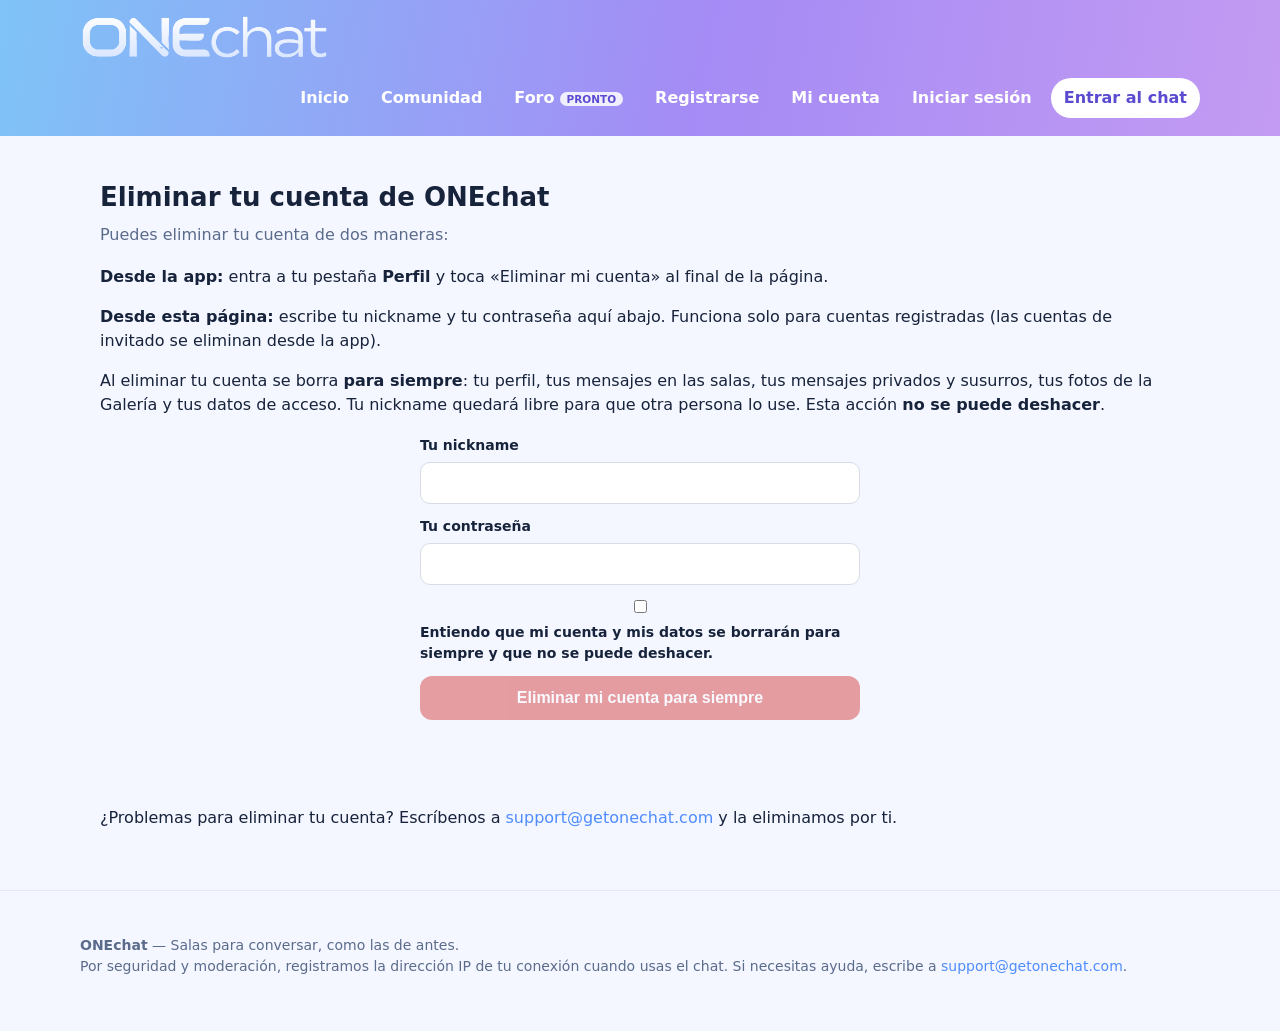
<file: eliminar-cuenta.html>
<!DOCTYPE html>
<html lang="es">
<head>
<meta charset="utf-8">
<meta name="viewport" content="width=device-width, initial-scale=1">
<title>Eliminar tu cuenta — ONEchat</title>
<meta name="description" content="Elimina tu cuenta de ONEchat y todos tus datos: perfil, mensajes, fotos de la Galería y conversaciones. Desde la app o desde esta página.">
<meta name="robots" content="noindex, follow">
<link rel="canonical" href="https://getonechat.com/eliminar-cuenta.html">
<link rel="icon" href="assets/logo_onechat.jpg">
<link rel="stylesheet" href="assets/site.css">
<style>
  .del-form { max-width: 440px; margin: 18px auto 0; display: grid; gap: 12px; }
  .del-form label { font-weight: 600; font-size: 14px; display: grid; gap: 6px; }
  .del-form input[type="text"], .del-form input[type="password"] {
    padding: 11px 13px; border: 1px solid var(--line, #d8dce6); border-radius: 10px;
    font-size: 16px; background: #fff; color: #17233b;
  }
  .del-check { display: flex; gap: 9px; align-items: flex-start; font-size: 14px; font-weight: 400; }
  .del-btn {
    padding: 13px; border: 0; border-radius: 12px; font-size: 16px; font-weight: 700;
    background: #d32f2f; color: #fff; cursor: pointer;
  }
  .del-btn:disabled { opacity: .45; cursor: not-allowed; }
  .del-msg { min-height: 22px; font-size: 15px; text-align: center; }
  .del-msg.ok { color: #0a7a5c; font-weight: 700; }
  .del-msg.err { color: #c62828; font-weight: 600; }
</style>
</head>
<body>

<header class="topbar">
  <div class="topbar-in">
    <a href="./"><img class="logo" src="assets/logo_letras.png" alt="ONEchat"></a>
    <nav class="main">
      <a href="./">Inicio</a>
      <a href="comunidad.html">Comunidad</a>
      <a href="comunidad.html">Foro<span class="badge-soon">PRONTO</span></a>
      <a href="registro.html">Registrarse</a>
      <a href="cuenta.html">Mi cuenta</a>
      <a href="cuenta.html" data-account-link>Iniciar sesión</a>
      <a href="chat/" class="cta">Entrar al chat</a>
    </nav>
  </div>
</header>

<main class="wrap">
  <section class="block">
    <h2>Eliminar tu cuenta de ONEchat</h2>
    <p class="sub">Puedes eliminar tu cuenta de dos maneras:</p>
    <p><strong>Desde la app:</strong> entra a tu pestaña <strong>Perfil</strong> y toca
    «Eliminar mi cuenta» al final de la página.</p>
    <p><strong>Desde esta página:</strong> escribe tu nickname y tu contraseña aquí abajo.
    Funciona solo para cuentas registradas (las cuentas de invitado se eliminan desde la app).</p>
    <p>Al eliminar tu cuenta se borra <strong>para siempre</strong>: tu perfil, tus mensajes
    en las salas, tus mensajes privados y susurros, tus fotos de la Galería y tus datos de
    acceso. Tu nickname quedará libre para que otra persona lo use. Esta acción
    <strong>no se puede deshacer</strong>.</p>

    <form class="del-form" id="delForm">
      <label>Tu nickname
        <input type="text" id="delNick" autocomplete="username" required maxlength="24">
      </label>
      <label>Tu contraseña
        <input type="password" id="delPass" autocomplete="current-password" required>
      </label>
      <label class="del-check">
        <input type="checkbox" id="delSure">
        <span>Entiendo que mi cuenta y mis datos se borrarán para siempre y que no se puede deshacer.</span>
      </label>
      <button class="del-btn" id="delBtn" type="submit" disabled>Eliminar mi cuenta para siempre</button>
      <p class="del-msg" id="delMsg"></p>
    </form>

    <p style="margin-top:22px">¿Problemas para eliminar tu cuenta? Escríbenos a
    <a href="mailto:support@getonechat.com">support@getonechat.com</a> y la eliminamos por ti.</p>
  </section>
</main>

<footer>
  <div class="wrap" style="padding:0">
    <p><strong>ONEchat</strong> — Salas para conversar, como las de antes.<br>
    Por seguridad y moderación, registramos la dirección IP de tu conexión cuando usas el chat.
    Si necesitas ayuda, escribe a <a href="mailto:support@getonechat.com">support@getonechat.com</a>.</p>
  </div>
</footer>

<script>
  const sure = document.getElementById("delSure");
  const btn = document.getElementById("delBtn");
  const msg = document.getElementById("delMsg");
  sure.addEventListener("change", () => { btn.disabled = !sure.checked; });
  document.getElementById("delForm").addEventListener("submit", async (e) => {
    e.preventDefault();
    const nickname = document.getElementById("delNick").value.trim();
    const password = document.getElementById("delPass").value;
    if (!nickname || !password) return;
    if (!confirm("¿Seguro? Tu cuenta de ONEchat se eliminará para siempre.")) return;
    btn.disabled = true;
    msg.className = "del-msg";
    msg.textContent = "Eliminando…";
    try {
      const res = await fetch("https://jsdyoqmgdkqlkucebjmt.supabase.co/functions/v1/delete-account", {
        method: "POST",
        headers: {
          "Content-Type": "application/json",
          "apikey": "sb_publishable_FE28e094cucvLYdDFlnxKQ_dxlKjXO-",
          "Authorization": "Bearer sb_publishable_FE28e094cucvLYdDFlnxKQ_dxlKjXO-"
        },
        body: JSON.stringify({ nickname, password })
      });
      const data = await res.json().catch(() => ({}));
      if (res.ok && data.ok) {
        msg.className = "del-msg ok";
        msg.textContent = "Tu cuenta fue eliminada. Gracias por haber estado en ONEchat.";
        document.getElementById("delForm").reset();
      } else if (data.error === "invalid_credentials") {
        msg.className = "del-msg err";
        msg.textContent = "Nickname o contraseña incorrectos. Revisa los datos e inténtalo de nuevo.";
        btn.disabled = false;
      } else {
        msg.className = "del-msg err";
        msg.textContent = "No se pudo eliminar la cuenta. Inténtalo de nuevo o escríbenos a support@getonechat.com.";
        btn.disabled = false;
      }
    } catch (err) {
      msg.className = "del-msg err";
      msg.textContent = "No se pudo contactar el servidor. Inténtalo de nuevo.";
      btn.disabled = false;
    }
  });
</script>

</body>
</html>
</file>
<file: assets/site.css>
/* ONEchat — sitio oficial. Diseño mezcla A+C:
   base luminosa (A) + chat oscuro en vivo como héroe (C). */
:root {
  --ink: #17233b;
  --muted: #5b6b8c;
  --bg: #f4f7ff;
  --card: #ffffff;
  --turq: #00c2a8;
  --blue: #4f8cff;
  --grad: linear-gradient(100deg, #7ec3f7 0%, #a58bf5 55%, #c39bf2 100%);
  --dark: #121212;
  --radius: 18px;
  --shadow: 0 10px 30px rgba(38, 60, 120, 0.10);
}
* { box-sizing: border-box; }
html { scroll-behavior: smooth; }
body {
  margin: 0;
  font-family: "Segoe UI", system-ui, -apple-system, Roboto, sans-serif;
  background: var(--bg);
  color: var(--ink);
  line-height: 1.5;
}
a { color: var(--blue); text-decoration: none; }
a:hover { text-decoration: underline; }

/* ---------- cabecera ---------- */
.topbar {
  background: var(--grad);
  padding: 14px 20px 18px;
  color: #fff;
}
.topbar-in {
  max-width: 1120px; margin: 0 auto;
  display: flex; align-items: center; gap: 18px; flex-wrap: wrap;
}
.logo { height: 46px; border-radius: 10px; display: block; }
nav.main { margin-left: auto; display: flex; gap: 6px; flex-wrap: wrap; }
nav.main a {
  color: #fff; font-weight: 600; padding: 8px 13px; border-radius: 999px;
}
nav.main a:hover { background: rgba(255,255,255,.22); text-decoration: none; }
nav.main a.cta { background: #fff; color: #5a4bd1; }
.badge-soon {
  font-size: 10.5px; background: rgba(255,255,255,.85); color: #5a4bd1;
  border-radius: 999px; padding: 1px 7px; margin-left: 5px; font-weight: 700;
}

.wrap { max-width: 1120px; margin: 0 auto; padding: 0 20px; }

/* ---------- héroe (mezcla A+C) ---------- */
.hero {
  display: grid; grid-template-columns: 1fr 1.15fr; gap: 26px;
  align-items: stretch; margin: 28px auto 8px;
}
.hero-copy { padding: 18px 6px; }
.hero-copy h1 { font-size: 40px; line-height: 1.12; margin: 6px 0 12px; }
.hero-copy h1 .hl { color: var(--turq); }
.hero-copy p { color: var(--muted); font-size: 17.5px; max-width: 46ch; }
.btn {
  display: inline-block; border: 0; cursor: pointer;
  background: var(--turq); color: #fff; font-weight: 700;
  padding: 13px 24px; border-radius: 999px; font-size: 16px;
  box-shadow: var(--shadow);
}
.btn:hover { filter: brightness(1.05); text-decoration: none; }
.btn.ghost { background: #fff; color: var(--ink); border: 1.5px solid #d8e0f2; }
.presence {
  margin-top: 18px; display: flex; gap: 10px; flex-wrap: wrap;
  color: var(--muted); font-size: 14.5px; align-items: center;
}
.dot { width: 9px; height: 9px; border-radius: 50%; background: var(--turq);
  display: inline-block; box-shadow: 0 0 0 4px rgba(0,194,168,.18); }

.chatbox {
  background: var(--dark); border-radius: 22px; overflow: hidden;
  box-shadow: 0 24px 50px rgba(10, 16, 40, .35);
  display: flex; flex-direction: column; min-height: 520px;
}
.chatbox-head {
  display: flex; align-items: center; gap: 10px;
  padding: 12px 16px; color: #fff; background: #1b1b1f;
  font-weight: 600; font-size: 14.5px;
}
.chatbox-head .live {
  margin-left: auto; color: #ff7a7a; font-size: 12px; font-weight: 700;
  letter-spacing: .08em;
}
.chatbox iframe { flex: 1; width: 100%; border: 0; min-height: 460px; background: var(--dark); }

/* ---------- secciones ---------- */
section.block { margin: 42px auto; }
section.block h2 { font-size: 26px; margin: 0 0 6px; }
section.block .sub { color: var(--muted); margin: 0 0 18px; }
.chips { display: flex; flex-wrap: wrap; gap: 8px; }
.chip {
  background: var(--card); border: 1.5px solid #e1e8f8; color: var(--ink);
  padding: 8px 14px; border-radius: 999px; font-weight: 600; font-size: 14px;
}
.chip:hover { border-color: var(--turq); text-decoration: none; }
.grid { display: grid; grid-template-columns: repeat(auto-fill, minmax(215px, 1fr)); gap: 16px; }
.ucard {
  background: var(--card); border-radius: var(--radius); box-shadow: var(--shadow);
  padding: 18px; text-align: center; color: var(--ink);
}
.ucard:hover { text-decoration: none; transform: translateY(-2px); }
.avatar {
  width: 64px; height: 64px; border-radius: 50%; margin: 0 auto 10px;
  display: flex; align-items: center; justify-content: center;
  color: #fff; font-size: 26px; font-weight: 700;
  background: linear-gradient(135deg, var(--blue), #a58bf5);
  overflow: hidden;
}
.avatar img { width: 100%; height: 100%; object-fit: cover; }
.ucard .nick { font-weight: 700; font-size: 17px; }
.ucard .meta { color: var(--muted); font-size: 13.5px; }
.ucard .bio {
  color: var(--muted); font-size: 13.5px; margin-top: 8px;
  display: -webkit-box; -webkit-line-clamp: 2; -webkit-box-orient: vertical;
  overflow: hidden;
}
.online-tag { color: var(--turq); font-weight: 700; font-size: 12.5px; }

.toolbar { display: flex; gap: 10px; flex-wrap: wrap; margin-bottom: 18px; }
.toolbar input, .toolbar select {
  padding: 11px 14px; border-radius: 12px; border: 1.5px solid #d8e0f2;
  font-size: 15px; background: #fff; color: var(--ink);
}
.toolbar input { flex: 1; min-width: 200px; }

.gallery-grid { display: grid; grid-template-columns: repeat(auto-fill, minmax(150px, 1fr)); gap: 10px; }
.gallery-grid img {
  width: 100%; aspect-ratio: 1; object-fit: cover; border-radius: 14px;
  box-shadow: var(--shadow); background: #dfe6f5;
}
.profile-head {
  background: var(--card); border-radius: 22px; box-shadow: var(--shadow);
  padding: 26px; display: flex; gap: 20px; align-items: center; flex-wrap: wrap;
}
.profile-head .avatar { width: 92px; height: 92px; font-size: 38px; margin: 0; }
.premium-band {
  background: var(--grad); border-radius: 22px; color: #fff;
  padding: 30px; display: flex; gap: 20px; align-items: center; flex-wrap: wrap;
  box-shadow: var(--shadow);
}
.premium-band h2 { margin: 0 0 6px; }
.premium-band p { margin: 0; opacity: .95; max-width: 60ch; }
footer {
  margin-top: 60px; padding: 30px 20px 40px; color: var(--muted);
  border-top: 1.5px solid #e1e8f8; font-size: 14px;
}
.empty { color: var(--muted); padding: 22px; text-align: center; }

@media (max-width: 860px) {
  .hero { grid-template-columns: 1fr; }
  .hero-copy h1 { font-size: 31px; }
  .chatbox { min-height: 480px; }
}

/* ---------- early en cifras (panel temporal) ---------- */
.stats-grid {
  display: grid; gap: 14px; margin: 18px 0;
  grid-template-columns: repeat(auto-fit, minmax(180px, 1fr));
}
.stat {
  background: var(--card); border-radius: var(--radius);
  box-shadow: var(--shadow); padding: 20px 16px; text-align: center;
}
.stat-num { font-size: 30px; font-weight: 800; color: var(--ink); }
.stat-label { color: var(--muted); font-size: 14px; margin-top: 4px; }
.beta-box {
  background: var(--card); border-radius: var(--radius);
  box-shadow: var(--shadow); padding: 20px 22px;
}
.beta-box h3 { margin: 0 0 10px; }
.beta-list {
  margin: 0; padding-left: 20px; columns: 2; column-gap: 34px;
  color: var(--ink);
}
.beta-list li { margin: 4px 0; break-inside: avoid; }
@media (max-width: 640px) { .beta-list { columns: 1; } }

/* ---------- centinel ---------- */
.centinel-box {
  display: flex; align-items: center; gap: 18px; flex-wrap: wrap;
  background: linear-gradient(120deg, #0e3b36, #0a5a50 55%, #0b6e63);
  border-radius: var(--radius); box-shadow: var(--shadow);
  padding: 22px 24px; color: #eafffb;
}
.centinel-img {
  width: 62px; height: auto; flex: none;
  filter: drop-shadow(0 3px 8px rgba(0, 0, 0, .35));
}
.centinel-body { flex: 1; min-width: 240px; }
.centinel-name { font-weight: 800; letter-spacing: 2px; font-size: 19px; }
.centinel-name span { letter-spacing: 0; font-weight: 600; font-size: 14px; opacity: .85; }
.centinel-text { margin: 6px 0 0; font-size: 15px; line-height: 1.45; opacity: .92; }
.centinel-count { text-align: center; flex: none; padding: 0 8px; }
.centinel-num { font-size: 42px; font-weight: 800; line-height: 1; }
.centinel-label { font-size: 13px; opacity: .85; margin-top: 5px; }
.centinel-note { color: var(--muted); font-size: 13px; margin-top: 10px; }

/* Video de novedades (autoplay al bajar, sin controles).
   La caja reserva su espacio con aspect-ratio ANTES de que el
   video cargue: la página no salta ni se desborda en móvil. */
.video-novedades {
  position: relative; max-width: 880px; margin: 18px auto 0;
  aspect-ratio: 16 / 9; border-radius: 16px; overflow: hidden;
  background: #000; box-shadow: 0 10px 34px rgba(0, 0, 0, .35);
}
.video-novedades video {
  width: 100%; height: 100%; display: block; object-fit: contain;
}
@media (max-width: 640px) {
  .video-novedades { border-radius: 12px; }
  .video-sound { font-size: 14px; padding: 10px 16px; bottom: 12px; }
}
.video-sound {
  position: absolute; left: 50%; bottom: 18px; transform: translateX(-50%);
  background: #00C2A8; color: #052e28; border: 0; font-weight: 700;
  font-size: 16px; padding: 12px 22px; border-radius: 999px; cursor: pointer;
  box-shadow: 0 6px 24px rgba(0, 0, 0, .45);
}

/* Preguntas frecuentes */
section.block h3 { font-size: 19px; margin: 20px 0 4px; }
</file>
